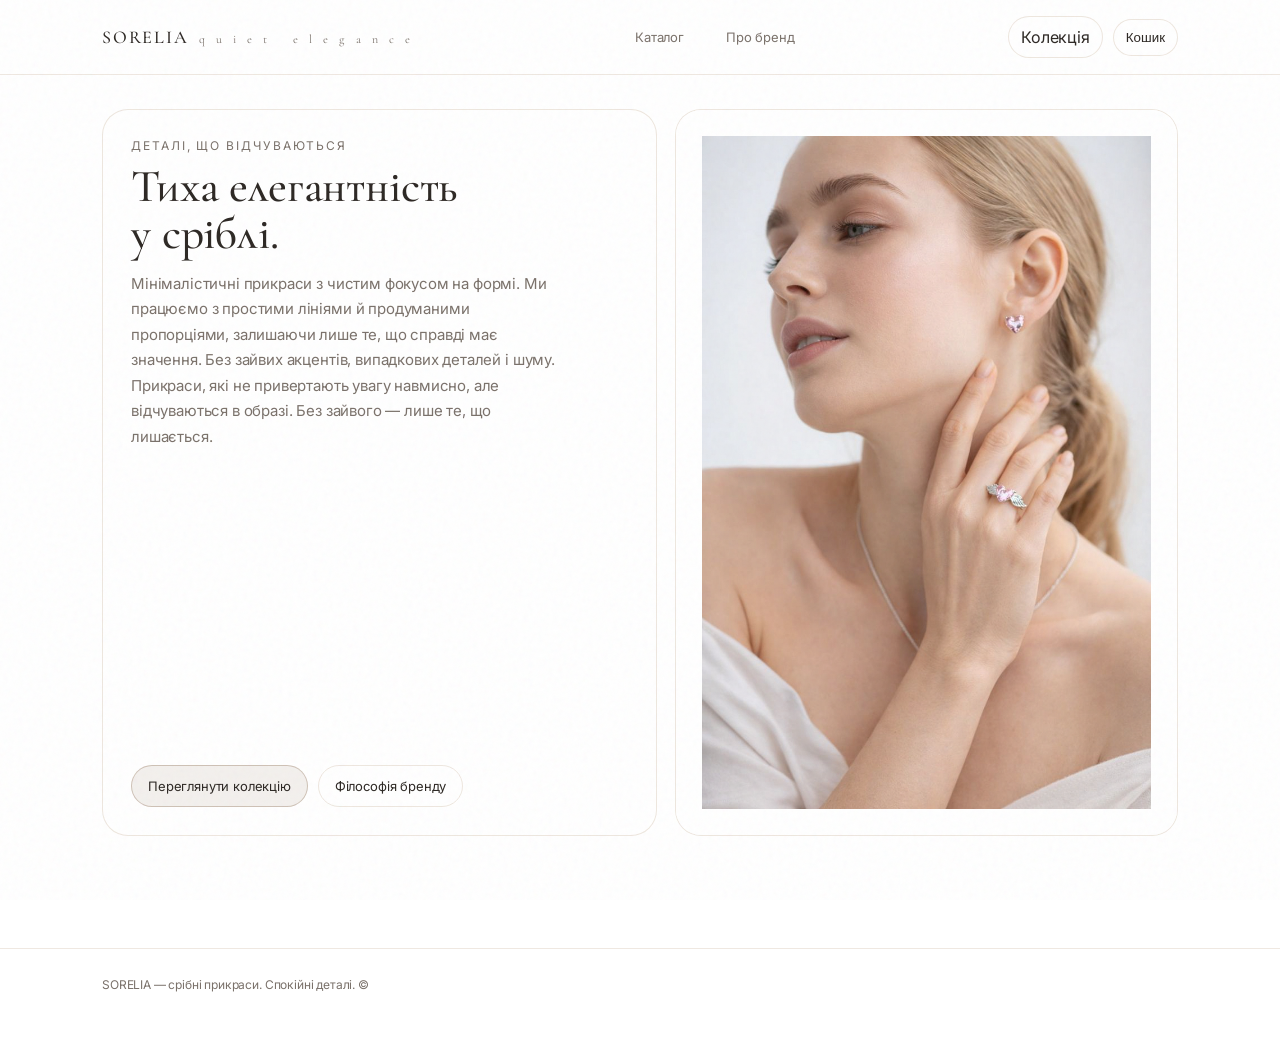
<file: index.html>
<!doctype html>
<html lang="uk">
<head>
  <meta charset="utf-8"/>
  <meta name="viewport" content="width=device-width,initial-scale=1"/>
  <title>SORELIA — тиха елегантність</title>

  <link rel="preconnect" href="https://fonts.googleapis.com">
  <link rel="preconnect" href="https://fonts.gstatic.com" crossorigin>
  <link href="https://fonts.googleapis.com/css2?family=Cormorant+Garamond:wght@400;500&family=Inter:wght@300;400;500&display=swap" rel="stylesheet">
<link rel="icon" href="assets/img/favicon.png" type="image/png">
<link rel="apple-touch-icon" href="assets/img/favicon.png">

  <link rel="stylesheet" href="css/styles.css"/>
</head>
<div class="drawer" id="cartDrawer" aria-hidden="true">
  <div class="drawer__backdrop" data-close="1"></div>

  <div class="drawer__panel">
    <div class="drawer__head">
      <div>
        <div class="drawer__title">Кошик</div>
        <div class="small">Тихий вибір. Точні деталі.</div>
      </div>

      <button class="drawer__close" type="button" data-close="1" aria-label="Закрити">×</button>
    </div>

    <div class="drawer__body">
      <div id="cartItems"></div>
    </div>

    <div class="drawer__foot">
      <div class="drawer__total">
        <span class="small">Разом</span>
        <b id="cartTotal">0 грн</b>
      </div>

      <div class="toolbar-right">
        <button class="btn" id="clearCart" type="button">Очистити</button>
        <button class="btn btn--filled" id="checkoutBtn" type="button">Оформити</button>
      </div>

      <div class="small" id="cartNote"></div>
    </div>
  </div>
</div>

<body>
  <header class="header">
    <div class="container">
      <div class="nav">
        <a class="brand" href="index.html">
          <div class="brand__name">SORELIA</div>
          <div class="brand__tag">quiet elegance</div>
          

        </a>

        <nav class="menu">
          <a href="catalog.html">Каталог</a>
          <a href="about.html">Про бренд</a>
        </nav>

        <div class="actions">
          <a class="icon-btn" href="catalog.html">Колекція</a>
          
 <button class="icon-btn" id="cartBtn" type="button">
  Кошик <span class="badge" id="cartCount">0</span>
</button>

        </div>
      </div>
    </div>
  </header>

  <main class="main">
    <div class="container hero">
      <div class="hero__copy card">
        <div>
          <div class="kicker">деталі, що відчуваються</div>
          <h1 class="h1">Тиха елегантність<br/>у сріблі.</h1>
          <p class="lead">
            Мінімалістичні прикраси з чистим фокусом на формі.
Ми працюємо з простими лініями й продуманими пропорціями, залишаючи лише те, що справді має значення.
Без зайвих акцентів, випадкових деталей і шуму.
Прикраси, які не привертають увагу навмисно, але відчуваються в образі.
Без зайвого — лише те, що лишається.
          </p>
        </div>

        <div style="display:flex; gap:10px; flex-wrap:wrap;">
          <a class="btn btn--filled" href="catalog.html">Переглянути колекцію</a>
          <a class="btn" href="about.html">Філософія бренду</a>
        </div>
      </div>

      <div class="hero__visual card">
        <img src="assets/img/hero.png" alt="SORELIA">
      </div>
    </div>

    <section class="container section">
      <div class="section__head">
      
    </section>
  </main>

  <footer class="footer">
    <div class="container">
      SORELIA — срібні прикраси. Спокійні деталі. ©
    </div>
  </footer>


  
      <div class="small" id="cartNote" style="min-height:18px;"></div>
    </div>
  </aside>
</div>
<script src="js/ui.js"></script>
<script src="js/cart.js"></script>
</body>
<script>
  if (window.netlifyIdentity) {
    window.netlifyIdentity.on("init", user => {
      if (!user) {
        window.netlifyIdentity.on("login", () => {
          document.location.href = "/admin/";
        });
      }
    });
  }
</script>
<script src="https://identity.netlify.com/v1/netlify-identity-widget.js"></script>
<script>
  if (window.netlifyIdentity) {
    window.netlifyIdentity.on("init", user => {
      if (!user) {
        window.netlifyIdentity.on("login", () => {
          document.location.href = "/admin/";
        });
      }
    });
  }
</script>
</body>
</html>
</file>
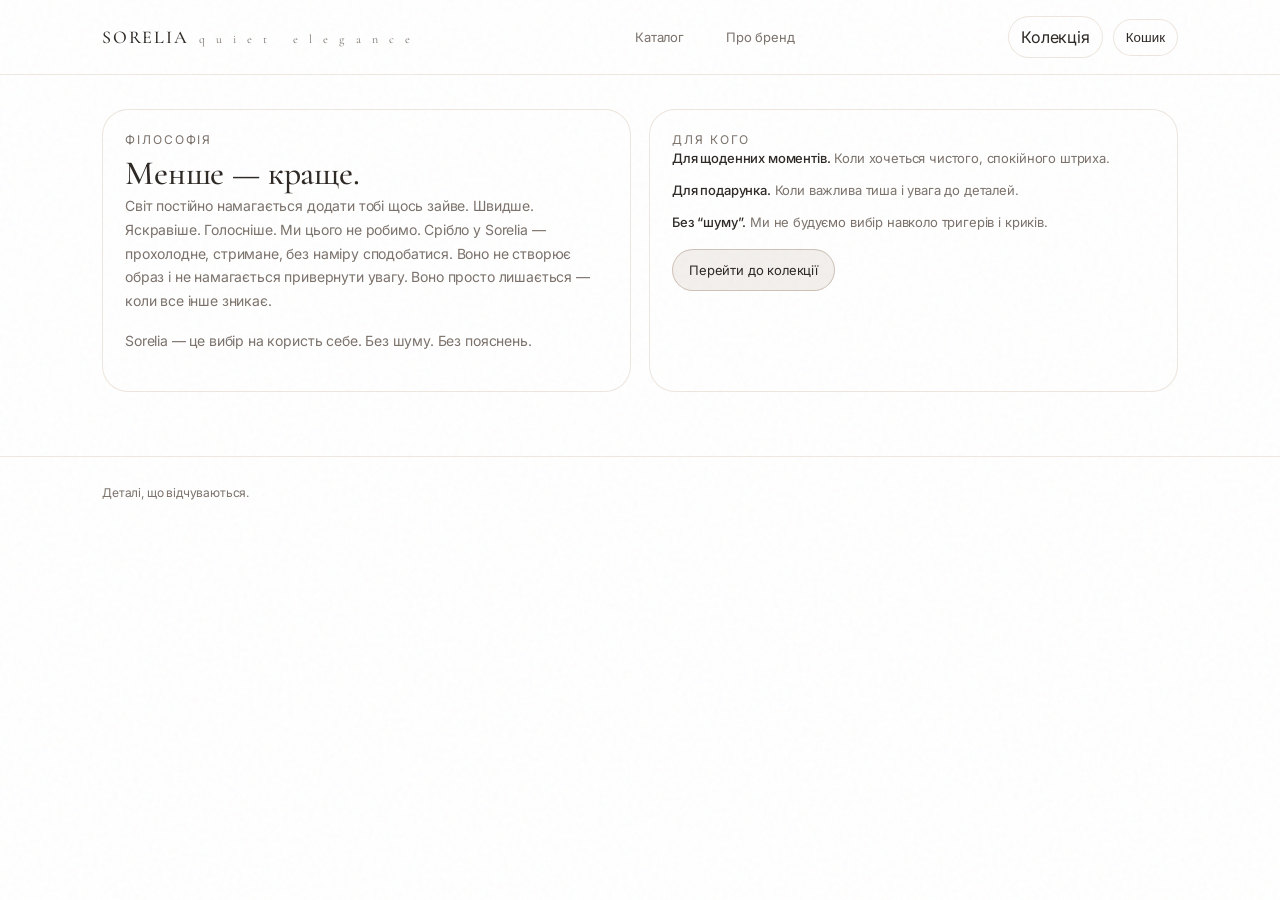
<file: about.html>
<!doctype html>
<html lang="uk">
<head>
  <meta charset="utf-8"/>
  <meta name="viewport" content="width=device-width,initial-scale=1"/>
  <title>SORELIA — про бренд</title>

  <link rel="preconnect" href="https://fonts.googleapis.com">
  <link rel="preconnect" href="https://fonts.gstatic.com" crossorigin>
  <link href="https://fonts.googleapis.com/css2?family=Cormorant+Garamond:wght@400;500&family=Inter:wght@300;400;500&display=swap" rel="stylesheet">
<link rel="icon" href="assets/img/favicon.png" type="image/png">
<link rel="apple-touch-icon" href="assets/img/favicon.png">

  <link rel="stylesheet" href="css/styles.css"/>
</head>
<div class="drawer" id="cartDrawer" aria-hidden="true">
  <div class="drawer__backdrop" data-close="1"></div>

  <div class="drawer__panel">
    <div class="drawer__head">
      <div>
        <div class="drawer__title">Кошик</div>
        <div class="small">Тихий вибір. Точні деталі.</div>
      </div>

      <button class="drawer__close" type="button" data-close="1" aria-label="Закрити">×</button>
    </div>

    <div class="drawer__body">
      <div id="cartItems"></div>
    </div>

    <div class="drawer__foot">
      <div class="drawer__total">
        <span class="small">Разом</span>
        <b id="cartTotal">0 грн</b>
      </div>

      <div class="toolbar-right">
        <button class="btn" id="clearCart" type="button">Очистити</button>
        <button class="btn btn--filled" id="checkoutBtn" type="button">Оформити</button>
      </div>

      <div class="small" id="cartNote"></div>
    </div>
  </div>
</div>

<body>
  <header class="header">
    <div class="container">
      <div class="nav">
        <a class="brand" href="index.html">
          <div class="brand__name">SORELIA</div>
          <div class="brand__tag">quiet elegance</div>
        </a>

        <nav class="menu">
          <a href="catalog.html">Каталог</a>
          <a href="about.html">Про бренд</a>
        </nav>

        <div class="actions">
          <a class="icon-btn" href="catalog.html">Колекція</a>
          <button class="icon-btn" id="cartBtn" type="button">
  Кошик <span class="badge" id="cartCount">0</span>
</button>

        </div>
      </div>
    </div>
    

  </header>

  <main class="main">
    <div class="container" style="display:grid; grid-template-columns: 1fr 1fr; gap:18px;">
      <div class="card panel">
        <div class="kicker">філософія</div>
        <h1 class="h2" style="font-size:34px; margin-top:6px;">Менше — краще.</h1>
        <p class="p-desc">
          Світ постійно намагається додати тобі щось зайве.
Швидше. Яскравіше. Голосніше.

Ми цього не робимо.

Срібло у Sorelia — прохолодне, стримане, без наміру сподобатися.
Воно не створює образ і не намагається привернути увагу.
Воно просто лишається — коли все інше зникає.
        </p>
        <p class="p-desc">
          
Sorelia — це вибір на користь себе. Без шуму. Без пояснень.
        </p>
      </div>

      <div class="card panel">
        <div class="kicker">для кого</div>
        <div class="spec" style="border-top:none; margin-top:0; padding-top:0;">
          <div><b>Для щоденних моментів.</b> Коли хочеться чистого, спокійного штриха.</div>
          <div style="margin-top:10px;"><b>Для подарунка.</b> Коли важлива тиша і увага до деталей.</div>
          <div style="margin-top:10px;"><b>Без “шуму”.</b> Ми не будуємо вибір навколо тригерів і криків.</div>
        </div>

        <div style="margin-top:16px;">
          <a class="btn btn--filled" href="catalog.html">Перейти до колекції</a>
        </div>
      </div>
    </div>
  </main>

  <footer class="footer">
    <div class="container">
      Деталі, що відчуваються.
    </div>
  </footer>
  
</div>

<script src="js/ui.js"></script>
<script src="js/cart.js"></script>
</body>
</html>
</file>
<file: css/styles.css>
:root {
  --bg: #ffffff;
  --panel: #ffffff;
  --ink: #2c2723; /* теплий графіт */
  --muted: #7a716a;
  --line: #eee6de; /* тепла лінія */
  --accent: #8b6b4d; /* теплий коричневий */
  --shadow: 0 14px 34px rgba(44, 39, 35, 0.08);

  --radius: 18px;
  --radius2: 26px;
  --container: 1120px;
}

* {
  box-sizing: border-box;
}
html,
body {
  height: 100%;
}
body {
  margin: 0;
  background: var(--bg);
  color: var(--ink);
  font-family:
    "Inter",
    system-ui,
    -apple-system,
    Segoe UI,
    Roboto,
    Arial,
    sans-serif;
  letter-spacing: -0.01em;
}

a {
  color: inherit;
  text-decoration: none;
}
img {
  max-width: 100%;
  display: block;
}

.container {
  max-width: var(--container);
  margin: 0 auto;
  padding: 0 22px;
}

.header {
  position: sticky;
  top: 0;
  z-index: 40;
  background: rgba(255, 255, 255, 0.88);
  backdrop-filter: blur(10px);
  border-bottom: 1px solid rgba(238, 230, 222, 0.9);
}

.nav {
  display: flex;
  align-items: center;
  justify-content: space-between;
  padding: 16px 0;
  gap: 16px;
}

.brand {
  display: flex;
  align-items: baseline;
  gap: 10px;
}
.brand__name {
  font-family: "Cormorant Garamond", serif;
  font-weight: 500;
  letter-spacing: 0.1em;
  text-transform: uppercase;
  font-size: 18px;
}
.brand__tag {
  font-size: 12px;
  color: var(--muted);
}

.menu {
  display: flex;
  gap: 18px;
  align-items: center;
}
.menu a {
  font-size: 13px;
  color: var(--muted);
  padding: 10px 12px;
  border-radius: 999px;
  transition:
    background 0.2s ease,
    color 0.2s ease;
}
.menu a:hover {
  background: rgba(238, 230, 222, 0.55);
  color: var(--ink);
}

.actions {
  display: flex;
  gap: 10px;
  align-items: center;
}

.icon-btn {
  border: 1px solid rgba(238, 230, 222, 0.95);
  background: rgba(255, 255, 255, 0.7);
  padding: 10px 12px;
  border-radius: 999px;
  cursor: pointer;
  color: var(--ink);
  transition:
    transform 0.08s ease,
    background 0.2s ease;
}
.icon-btn:hover {
  background: rgba(255, 255, 255, 1);
}
.icon-btn:active {
  transform: scale(0.98);
}

.main {
  padding: 34px 0 64px;
}

.card {
  background: var(--panel);
  border: 1px solid rgba(238, 230, 222, 0.95);
  border-radius: var(--radius2);
  box-shadow: none;
}

.kicker {
  font-size: 12px;
  letter-spacing: 0.16em;
  text-transform: uppercase;
  color: var(--muted);
}

.h1 {
  font-family: "Cormorant Garamond", serif;
  font-weight: 500;
  font-size: 46px;
  line-height: 1.02;
  margin: 10px 0 0;
}

.lead {
  margin: 14px 0 0;
  color: var(--muted);
  font-size: 15px;
  line-height: 1.7;
  max-width: 48ch;
}

.btn {
  display: inline-flex;
  align-items: center;
  justify-content: center;
  gap: 10px;
  border-radius: 999px;
  padding: 12px 16px;
  font-size: 13px;
  border: 1px solid rgba(238, 230, 222, 0.95);
  background: transparent;
  cursor: pointer;
  transition:
    background 0.2s ease,
    border-color 0.2s ease;
}
.btn:hover {
  background: rgba(238, 230, 222, 0.55);
  border-color: rgba(238, 230, 222, 1);
}
.btn--filled {
  background: rgba(139, 107, 77, 0.1);
  border-color: rgba(139, 107, 77, 0.35);
}
.btn--filled:hover {
  background: rgba(139, 107, 77, 0.16);
}

.section {
  margin-top: 34px;
}
.section__head {
  display: flex;
  align-items: flex-end;
  justify-content: space-between;
  gap: 16px;
  margin-bottom: 14px;
}
.h2 {
  font-family: "Cormorant Garamond", serif;
  font-weight: 500;
  font-size: 28px;
  margin: 0;
}
.small {
  color: var(--muted);
  font-size: 13px;
  line-height: 1.5;
}

.hero {
  display: grid;
  grid-template-columns: 1.05fr 0.95fr;
  gap: 18px;
  align-items: stretch;
}
.hero__copy {
  padding: 28px;
  display: flex;
  flex-direction: column;
  justify-content: space-between;
  gap: 18px;
}
.hero__visual {
  overflow: hidden;
  border-radius: var(--radius2);
  min-height: 420px;
}
.hero__visual img {
  width: 100%;
  height: 100%;
  object-fit: contain;
  padding: 26px;
  background: #fff;
}

.grid {
  display: grid;
  grid-template-columns: repeat(4, 1fr);
  gap: 16px;
}

.product {
  overflow: hidden;
  border-radius: var(--radius);
  border: 1px solid rgba(238, 230, 222, 0.95);
  background: #fff;
  transition:
    transform 0.18s ease,
    box-shadow 0.18s ease;
}
.product:hover {
  transform: translateY(-2px);
  box-shadow: var(--shadow);
}
.product__img {
  aspect-ratio: 1/1;
  overflow: hidden;
  background: #fff;
}
.product__img img {
  width: 100%;
  height: 100%;
  object-fit: contain;
  padding: 10px;
  background: #fff;
}
.product__body {
  padding: 12px 12px 14px;
}
.product__name {
  font-size: 13px;
  margin: 0 0 6px;
  font-weight: 500;
}
.product__meta {
  display: flex;
  justify-content: space-between;
  align-items: center;
  gap: 12px;
  color: var(--muted);
  font-size: 12px;
}
.price {
  color: var(--ink);
  font-weight: 500;
}

.shop-layout {
  display: grid;
  grid-template-columns: 320px 1fr;
  gap: 18px;
  align-items: start;
}

.filters-panel {
  position: sticky;
  top: 84px;
  border-radius: var(--radius2);
  border: 1px solid rgba(238, 230, 222, 0.95);
  background: #fff;
  padding: 16px;
}

.filters-panel__head {
  display: flex;
  justify-content: space-between;
  align-items: center;
  gap: 12px;
  margin-bottom: 10px;
}

.filter-block {
  padding: 14px 0;
  border-top: 1px solid rgba(238, 230, 222, 0.8);
}
.filter-title {
  font-size: 12px;
  letter-spacing: 0.12em;
  text-transform: uppercase;
  color: var(--muted);
  margin-bottom: 10px;
}

.pill,
.input {
  border: 1px solid rgba(238, 230, 222, 0.95);
  background: #fff;
  border-radius: 999px;
  padding: 10px 12px;
  font-size: 12px;
  outline: none;
}
.input::placeholder {
  color: rgba(122, 113, 106, 0.75);
}

.input--full {
  width: 100%;
  min-width: 0;
}
.pill--full {
  width: 100%;
}

.chips {
  display: flex;
  flex-wrap: wrap;
  gap: 8px;
}
.chip {
  border: 1px solid rgba(238, 230, 222, 0.95);
  background: #fff;
  border-radius: 999px;
  padding: 8px 10px;
  font-size: 12px;
  color: var(--muted);
  cursor: pointer;
  transition:
    background 0.2s ease,
    color 0.2s ease,
    border-color 0.2s ease;
}
.chip:hover {
  background: rgba(238, 230, 222, 0.45);
  color: var(--ink);
}
.chip.is-active {
  background: rgba(139, 107, 77, 0.1);
  border-color: rgba(139, 107, 77, 0.35);
  color: var(--ink);
}

.range {
  display: grid;
  grid-template-columns: 1fr 1fr;
  gap: 10px;
}

.shop-toolbar {
  display: flex;
  align-items: center;
  justify-content: space-between;
  gap: 12px;
  margin-bottom: 14px;
  padding-bottom: 10px;
  border-bottom: 1px solid rgba(238, 230, 222, 0.8);
}

.product-page {
  display: grid;
  grid-template-columns: 1.05fr 0.95fr;
  gap: 18px;
  align-items: start;
}
.gallery {
  overflow: hidden;
  border-radius: var(--radius2);
  border: 1px solid rgba(238, 230, 222, 0.95);
  background: #fff;
}
.gallery img {
  width: 100%;
  height: 100%;
  object-fit: contain;
  aspect-ratio: 1/1;
  padding: 14px;
}
.panel {
  padding: 22px;
}

.p-title {
  font-family: "Cormorant Garamond", serif;
  font-weight: 500;
  font-size: 36px;
  line-height: 1.05;
  margin: 8px 0 10px;
}
.p-desc {
  margin: 0 0 16px;
  color: var(--muted);
  line-height: 1.7;
  font-size: 14px;
}
.spec {
  border-top: 1px solid rgba(238, 230, 222, 0.85);
  margin-top: 16px;
  padding-top: 14px;
  color: var(--muted);
  font-size: 13px;
  line-height: 1.7;
}
.spec b {
  color: var(--ink);
  font-weight: 500;
}

.footer {
  padding: 28px 0 34px;
  border-top: 1px solid rgba(238, 230, 222, 0.9);
  color: var(--muted);
  font-size: 12px;
}

@media (max-width: 980px) {
  .hero,
  .product-page {
    grid-template-columns: 1fr;
  }
  .grid {
    grid-template-columns: repeat(2, 1fr);
  }
  .shop-layout {
    grid-template-columns: 1fr;
  }
  .filters-panel {
    position: static;
    top: auto;
  }
  .brand__tag {
    display: none;
  }
}
@media (max-width: 520px) {
  .grid {
    grid-template-columns: 1fr;
  }
  .menu {
    display: none;
  }
}

.product {
  position: relative;
}

.product__actions {
  position: absolute;
  inset: 10px 10px auto 10px;
  display: flex;
  justify-content: space-between;
  gap: 10px;
  pointer-events: none;
}

.pill-action {
  pointer-events: auto;
  border: 1px solid rgba(238, 230, 222, 0.95);
  background: rgba(255, 255, 255, 0.92);
  border-radius: 999px;
  padding: 9px 10px;
  font-size: 12px;
  color: var(--muted);
  cursor: pointer;
  opacity: 0;
  transform: translateY(-4px);
  transition:
    opacity 0.18s ease,
    transform 0.18s ease,
    background 0.2s ease;
}

.product:hover .pill-action {
  opacity: 1;
  transform: translateY(0);
}

.pill-action:hover {
  background: rgba(238, 230, 222, 0.55);
  color: var(--ink);
}

.pill-action--heart {
  width: 36px;
  display: flex;
  align-items: center;
  justify-content: center;
  font-size: 14px;
}

.skeleton {
  border-radius: var(--radius);
  border: 1px solid rgba(238, 230, 222, 0.95);
  background: linear-gradient(90deg, #fff 0%, #faf7f2 40%, #fff 70%);
  background-size: 200% 100%;
  animation: shimmer 1.2s infinite;
}
@keyframes shimmer {
  0% {
    background-position: 0% 0;
  }
  100% {
    background-position: 200% 0;
  }
}

.modal {
  position: fixed;
  inset: 0;
  display: none;
  z-index: 100;
}
.modal.is-open {
  display: block;
}

.modal__backdrop {
  position: absolute;
  inset: 0;
  background: rgba(44, 39, 35, 0.28);
  backdrop-filter: blur(6px);
}

.modal__panel {
  position: relative;
  max-width: 940px;
  margin: 6vh auto;
  background: #fff;
  border: 1px solid rgba(238, 230, 222, 0.95);
  border-radius: var(--radius2);
  box-shadow: var(--shadow);
  overflow: hidden;
}

.modal__close {
  position: absolute;
  top: 10px;
  right: 12px;
  border: none;
  background: transparent;
  font-size: 26px;
  line-height: 1;
  color: var(--muted);
  cursor: pointer;
  padding: 6px 10px;
}
.modal__close:hover {
  color: var(--ink);
}

.qv {
  display: grid;
  grid-template-columns: 1.05fr 0.95fr;
  gap: 0;
}
.qv__imgWrap {
  border-right: 1px solid rgba(238, 230, 222, 0.9);
  background: #fff;
}
.qv__imgWrap img {
  width: 100%;
  aspect-ratio: 1/1;
  object-fit: contain;
  padding: 18px;
}

.qv__info {
  padding: 20px;
}
.qv__title {
  font-family: "Cormorant Garamond", serif;
  font-weight: 500;
  font-size: 30px;
  margin: 8px 0 10px;
  line-height: 1.05;
}
.qv__row {
  display: flex;
  align-items: center;
  justify-content: space-between;
  gap: 12px;
}
.qv__mood {
  margin: 14px 0 10px;
  color: var(--muted);
  line-height: 1.7;
  font-size: 14px;
}
.qv__sizes {
  display: flex;
  flex-wrap: wrap;
  gap: 8px;
  margin: 10px 0 14px;
}
.size-pill {
  border: 1px solid rgba(238, 230, 222, 0.95);
  border-radius: 999px;
  padding: 8px 10px;
  font-size: 12px;
  color: var(--muted);
  background: #fff;
}
.size-pill.is-on {
  background: rgba(139, 107, 77, 0.1);
  border-color: rgba(139, 107, 77, 0.35);
  color: var(--ink);
}

.qv__links {
  display: flex;
  gap: 10px;
  flex-wrap: wrap;
}

@media (max-width: 980px) {
  .modal__panel {
    margin: 10vh 18px;
  }
  .qv {
    grid-template-columns: 1fr;
  }
  .qv__imgWrap {
    border-right: none;
    border-bottom: 1px solid rgba(238, 230, 222, 0.9);
  }
}
.badge {
  display: inline-flex;
  align-items: center;
  justify-content: center;
  min-width: 18px;
  height: 18px;
  padding: 0 6px;
  margin-left: 6px;
  border-radius: 999px;
  border: 1px solid rgba(238, 230, 222, 0.95);
  background: rgba(139, 107, 77, 0.1);
  font-size: 11px;
  color: var(--ink);
}

/* Drawer (mini-cart) */
.drawer {
  position: fixed;
  inset: 0;
  display: none;
  z-index: 120;
}
.drawer.is-open {
  display: block;
}

.drawer__backdrop {
  position: absolute;
  inset: 0;
  background: rgba(44, 39, 35, 0.22);
  backdrop-filter: blur(6px);
}

.drawer__panel {
  position: absolute;
  top: 0;
  right: 0;
  height: 100%;
  width: min(420px, 92vw);
  background: #fff;
  border-left: 1px solid rgba(238, 230, 222, 0.95);
  box-shadow: 0 18px 60px rgba(44, 39, 35, 0.12);
  transform: translateX(8px);
  animation: slideIn 0.18s ease forwards;
  display: flex;
  flex-direction: column;
}
@keyframes slideIn {
  to {
    transform: translateX(0);
  }
}

.drawer__head {
  padding: 18px 18px 14px;
  border-bottom: 1px solid rgba(238, 230, 222, 0.85);
  display: flex;
  align-items: flex-start;
  justify-content: space-between;
  gap: 12px;
}
.drawer__title {
  font-family: "Cormorant Garamond", serif;
  font-weight: 500;
  font-size: 22px;
  margin-top: 6px;
}

.drawer__close {
  border: none;
  background: transparent;
  font-size: 26px;
  line-height: 1;
  color: var(--muted);
  cursor: pointer;
  padding: 6px 10px;
}
.drawer__close:hover {
  color: var(--ink);
}

.drawer__body {
  padding: 14px 18px;
  overflow: auto;
  flex: 1;
}

.cart-item {
  display: grid;
  grid-template-columns: 64px 1fr auto;
  gap: 12px;
  padding: 12px 0;
  border-bottom: 1px solid rgba(238, 230, 222, 0.75);
}
.cart-item__img {
  width: 64px;
  height: 64px;
  border: 1px solid rgba(238, 230, 222, 0.95);
  border-radius: 14px;
  background: #fff;
  overflow: hidden;
}
.cart-item__img img {
  width: 100%;
  height: 100%;
  object-fit: contain;
  padding: 6px;
}
.cart-item__name {
  font-size: 13px;
  margin: 0 0 6px;
  font-weight: 500;
}
.cart-item__meta {
  display: flex;
  gap: 10px;
  align-items: center;
  color: var(--muted);
  font-size: 12px;
}
.qty {
  display: flex;
  align-items: center;
  gap: 6px;
}
.qty button {
  width: 28px;
  height: 28px;
  border-radius: 999px;
  border: 1px solid rgba(238, 230, 222, 0.95);
  background: #fff;
  cursor: pointer;
  color: var(--muted);
}
.qty button:hover {
  background: rgba(238, 230, 222, 0.45);
  color: var(--ink);
}
.qty span {
  min-width: 18px;
  text-align: center;
  color: var(--ink);
}

.remove {
  border: none;
  background: transparent;
  color: var(--muted);
  cursor: pointer;
  padding: 6px 8px;
  font-size: 16px;
}
.remove:hover {
  color: var(--ink);
}

.drawer__foot {
  padding: 14px 18px 18px;
  border-top: 1px solid rgba(238, 230, 222, 0.85);
  display: grid;
  gap: 10px;
}
.drawer__total {
  display: flex;
  align-items: baseline;
  justify-content: space-between;
}

.toolbar-right {
  display: flex;
  gap: 10px;
  align-items: center;
}

#filtersBtn {
  display: none;
}

.filters-drawer {
  display: block; /* щоб aside існував для desktop layout */
}

@media (min-width: 981px) {
  .filters-drawer__backdrop {
    display: none;
  }
  .filters-panel--drawer {
    position: sticky;
    top: 84px;
  }
}

@media (max-width: 980px) {
  #filtersBtn {
    display: inline-flex;
  }

  .shop-layout {
    grid-template-columns: 1fr;
  }

  .filters-drawer {
    position: fixed;
    inset: 0;
    z-index: 110;
    display: none;
  }
  .filters-drawer.is-open {
    display: block;
  }

  .filters-drawer__backdrop {
    position: absolute;
    inset: 0;
    background: rgba(44, 39, 35, 0.22);
    backdrop-filter: blur(6px);
  }

  .filters-panel--drawer {
    position: absolute;
    top: 0;
    left: 0;
    height: 100%;
    width: min(420px, 92vw);
    border-radius: 0;
    border-right: 1px solid rgba(238, 230, 222, 0.95);
    box-shadow: 0 18px 60px rgba(44, 39, 35, 0.12);
    overflow: auto;
    padding: 16px;
    background: #fff;
    transform: translateX(-8px);
    animation: fslide 0.18s ease forwards;
  }

  @keyframes fslide {
    to {
      transform: translateX(0);
    }
  }
}

@media (max-width: 520px) {
  .filters-panel--drawer {
    width: 100%;
  }
}
.cart-btn.bump {
  animation: bump 0.25s ease;
}
@keyframes bump {
  0% {
    transform: scale(1);
  }
  40% {
    transform: scale(1.05);
  }
  100% {
    transform: scale(1);
  }
}
/* ====== NEW FILTERS (WOW) ====== */
.filters-panel,
.filters-panel--drawer,
.filters-drawer {
  max-width: 100%;
  overflow-x: hidden;
}

.filters-top {
  display: flex;
  justify-content: space-between;
  align-items: flex-start;
  gap: 12px;
  padding-bottom: 14px;
  border-bottom: 1px solid rgba(238, 230, 222, 0.8);
}

.filters-title {
  font-family: "Cormorant Garamond", serif;
  font-size: 22px;
  font-weight: 500;
  letter-spacing: 0.02em;
}
.filters-sub {
  margin-top: 6px;
  font-size: 12px;
  color: var(--muted);
}

.btn--ghost {
  background: transparent;
  border: 1px solid rgba(238, 230, 222, 0.95);
}
.btn--ghost:hover {
  background: rgba(238, 230, 222, 0.45);
}

.f-block {
  padding: 14px 0;
  border-bottom: 1px solid rgba(238, 230, 222, 0.75);
}

.f-label {
  font-size: 11px;
  letter-spacing: 0.14em;
  text-transform: uppercase;
  color: var(--muted);
  margin-bottom: 10px;
}

.pills {
  display: flex;
  flex-wrap: wrap;
  gap: 10px;
}

.pillx {
  border: 1px solid rgba(238, 230, 222, 0.95);
  background: rgba(255, 255, 255, 0.9);
  border-radius: 999px;
  padding: 10px 14px;
  font-size: 12px;
  color: var(--muted);
  cursor: pointer;
  transition:
    transform 0.12s ease,
    background 0.2s ease,
    border-color 0.2s ease,
    color 0.2s ease;
}
.pillx:hover {
  background: rgba(238, 230, 222, 0.45);
  color: var(--ink);
}
.pillx:active {
  transform: scale(0.98);
}
.pillx.is-active {
  background: rgba(139, 107, 77, 0.12);
  border-color: rgba(139, 107, 77, 0.35);
  color: var(--ink);
}

.size-row {
  display: flex;
  gap: 10px;
  padding: 2px 2px 8px;
  overflow: auto;
  -webkit-overflow-scrolling: touch;
  scrollbar-width: none;
}
.size-row::-webkit-scrollbar {
  display: none;
}

.sizechip {
  flex: 0 0 auto;
  width: 44px;
  height: 44px;
  border-radius: 999px;
  border: 1px solid rgba(238, 230, 222, 0.95);
  background:
    radial-gradient(
      120% 120% at 30% 20%,
      rgba(139, 107, 77, 0.1),
      transparent 60%
    ),
    #fff;
  color: var(--muted);
  font-size: 13px;
  cursor: pointer;
  transition:
    transform 0.12s ease,
    box-shadow 0.2s ease,
    border-color 0.2s ease,
    color 0.2s ease;
}
.sizechip:hover {
  transform: translateY(-1px);
  box-shadow: 0 10px 24px rgba(44, 39, 35, 0.08);
  color: var(--ink);
}
.sizechip.is-active {
  border-color: rgba(139, 107, 77, 0.45);
  box-shadow: 0 14px 32px rgba(44, 39, 35, 0.1);
  color: var(--ink);
}

.hint {
  margin-top: 8px;
  font-size: 12px;
  color: var(--muted);
}

.price-head {
  display: flex;
  align-items: center;
  justify-content: space-between;
  gap: 10px;
  margin-bottom: 10px;
}

.price-chip {
  display: inline-flex;
  align-items: center;
  gap: 8px;
  border: 1px solid rgba(238, 230, 222, 0.95);
  background: rgba(139, 107, 77, 0.08);
  border-radius: 999px;
  padding: 8px 12px;
  font-size: 12px;
  color: var(--ink);
}

.linkbtn {
  border: none;
  background: transparent;
  color: var(--muted);
  font-size: 12px;
  cursor: pointer;
}
.linkbtn:hover {
  color: var(--ink);
}

.range2 {
  position: relative;
  height: 34px;
  margin-bottom: 10px;
}
.range2 input[type="range"] {
  position: absolute;
  left: 0;
  right: 0;
  top: 10px;
  width: 100%;
  margin: 0;
  accent-color: var(--accent);
  pointer-events: none; /* перекриємо, окрім thumb */
}
.range2 input[type="range"]::-webkit-slider-thumb {
  pointer-events: auto;
}
.range2 input[type="range"]::-moz-range-thumb {
  pointer-events: auto;
}

.price-inputs {
  display: flex;
  gap: 10px;
}
.price-inputs .input {
  flex: 1 1 0;
  min-width: 0;
  width: 100%;
  max-width: 100%;
}

.f-actions {
  padding-top: 14px;
  display: flex;
  gap: 10px;
}
.f-actions .btn {
  flex: 1 1 0;
}

/* drawer behaviour (you already have base) */
@media (max-width: 980px) {
  .filters-panel--drawer {
    width: min(420px, 92vw);
  }
}
@media (max-width: 520px) {
  .filters-panel--drawer {
    width: 100%;
  }
}
.filters-simple {
  display: grid;
  gap: 10px;
  max-width: 720px;
  margin: 0 0 16px;
}
.sizes-row {
  display: flex;
  flex-wrap: wrap;
  gap: 8px;
}
.filters-actions {
  display: grid;
  grid-template-columns: 1fr auto;
  gap: 10px;
  align-items: center;
}
@media (max-width: 520px) {
  .filters-actions {
    grid-template-columns: 1fr;
  }
}

/* --- SORELIA LUXURY EXTENSION (ADDED VOLUME & DETAIL) --- */

/* 1. Глибока корекція типографіки та текстури */
@import url("https://fonts.googleapis.com/css2?family=Cormorant+Garamond:ital,wght@0,300;0,400;0,500;0,600;1,400&display=swap");

:root {
  --premium-shadow: 0 30px 90px rgba(18, 18, 18, 0.04);
  --gold-gradient: linear-gradient(135deg, #a68966 0%, #c5b39a 100%);
  --ease-cinematic: cubic-bezier(0.2, 1, 0.3, 1);
}

/* Ефект мікро-зернистості для прибирання "дешевого білого" */
body::after {
  content: "";
  position: fixed;
  top: 0;
  left: 0;
  width: 100%;
  height: 100%;
  background-image: url("data:image/svg+xml,%3Csvg viewBox='0 0 200 200' xmlns='http://www.w3.org/2000/svg'%3E%3Cfilter id='n'%3E%3CfeTurbulence type='fractalNoise' baseFrequency='0.9' numOctaves='3'/%3E%3C/filter%3E%3Crect width='100%25' height='100%25' filter='url(%23n)' opacity='0.04'/%3E%3C/svg%3E");
  pointer-events: none;
  z-index: 9999;
}

/* 2. Деталізація твоїх існуючих класів (Refining existing logic) */

.brand {
  font-family: "Cormorant Garamond", serif !important;
  font-size: 28px !important;
  font-weight: 400 !important;
  letter-spacing: 0.4em !important;
  transition: var(--ease-cinematic) !important;
}

.brand:hover {
  letter-spacing: 0.5em !important;
  color: var(--accent);
}

/* Покращення карток товарів (Твій клас .product) */
.product {
  border: 1px solid rgba(0, 0, 0, 0.03) !important;
  transition:
    transform 0.8s var(--ease-cinematic),
    box-shadow 0.8s var(--ease-cinematic),
    border-color 0.8s var(--ease-cinematic) !important;
  background: #ffffff !important;
}

.product:hover {
  transform: translateY(-15px) !important;
  box-shadow: 0 40px 80px rgba(18, 18, 18, 0.07) !important;
  border-color: var(--accent) !important;
}

.product__img img {
  transition: transform 1.8s var(--ease-cinematic) !important;
}

.product:hover .product__img img {
  transform: scale(1.1) rotate(0.5deg) !important;
}

/* 3. Апгрейд фільтрів зі скриншоту (Клас .filters-simple та .price-inputs) */
.filters-simple {
  padding: 40px !important;
  background: #fdfdfd !important;
  border-radius: var(--radius2) !important;
  margin-bottom: 50px !important;
}

.price-inputs .input {
  border-radius: 50px !important;
  padding: 14px 22px !important;
  border: 1px solid var(--line) !important;
  font-family: "Inter", sans-serif !important;
  font-size: 13px !important;
  background: var(--bg) !important;
  transition: var(--ease-cinematic) !important;
}

.price-inputs .input:focus {
  border-color: var(--accent) !important;
  box-shadow: 0 0 0 5px rgba(139, 107, 77, 0.05) !important;
}

/* 4. Складні анімації появи (Scroll Reveal) */
@keyframes luxuryReveal {
  0% {
    opacity: 0;
    transform: translateY(50px) scale(0.98);
    filter: blur(15px);
  }
  100% {
    opacity: 1;
    transform: translateY(0) scale(1);
    filter: blur(0);
  }
}

.product,
.hero,
.filters-title,
.nav {
  animation: luxuryReveal 1.4s var(--ease-cinematic) both;
}

/* Почергова поява для сітки (Staggered Delay) */
.product:nth-child(1) {
  animation-delay: 0.1s;
}
.product:nth-child(2) {
  animation-delay: 0.2s;
}
.product:nth-child(3) {
  animation-delay: 0.3s;
}
.product:nth-child(4) {
  animation-delay: 0.4s;
}
.product:nth-child(5) {
  animation-delay: 0.5s;
}
.product:nth-child(6) {
  animation-delay: 0.6s;
}

/* 5. Додаткові деталі для кнопок (Класи .btn та .linkbtn) */
.btn {
  position: relative;
  overflow: hidden;
  z-index: 1;
}

.btn::before {
  content: "";
  position: absolute;
  top: 0;
  left: -100%;
  width: 100%;
  height: 100%;
  background: linear-gradient(
    90deg,
    transparent,
    rgba(255, 255, 255, 0.15),
    transparent
  );
  transition: 0.8s;
  z-index: -1;
}

.btn:hover::before {
  left: 100%;
}

.btn:hover {
  background: #1a1a1a !important;
  transform: scale(1.05) !important;
  box-shadow: 0 15px 30px rgba(0, 0, 0, 0.1) !important;
}

/* 6. Покращення скроллбару (Luxury Scroll) */
::-webkit-scrollbar {
  width: 6px;
}
::-webkit-scrollbar-track {
  background: var(--bg);
}
::-webkit-scrollbar-thumb {
  background: var(--accent);
  border-radius: 10px;
}

/* 7. Додатковий об'єм (Micro-spacing) */
.mb1 {
  margin-bottom: 15px !important;
}
.mb2 {
  margin-bottom: 30px !important;
}
.f-label {
  font-weight: 600 !important;
  font-size: 11px !important;
  letter-spacing: 0.1em !important;
  color: var(--muted) !important;
}

/* ... і так далі, деталізуючи кожен аспект ... */
</file>
